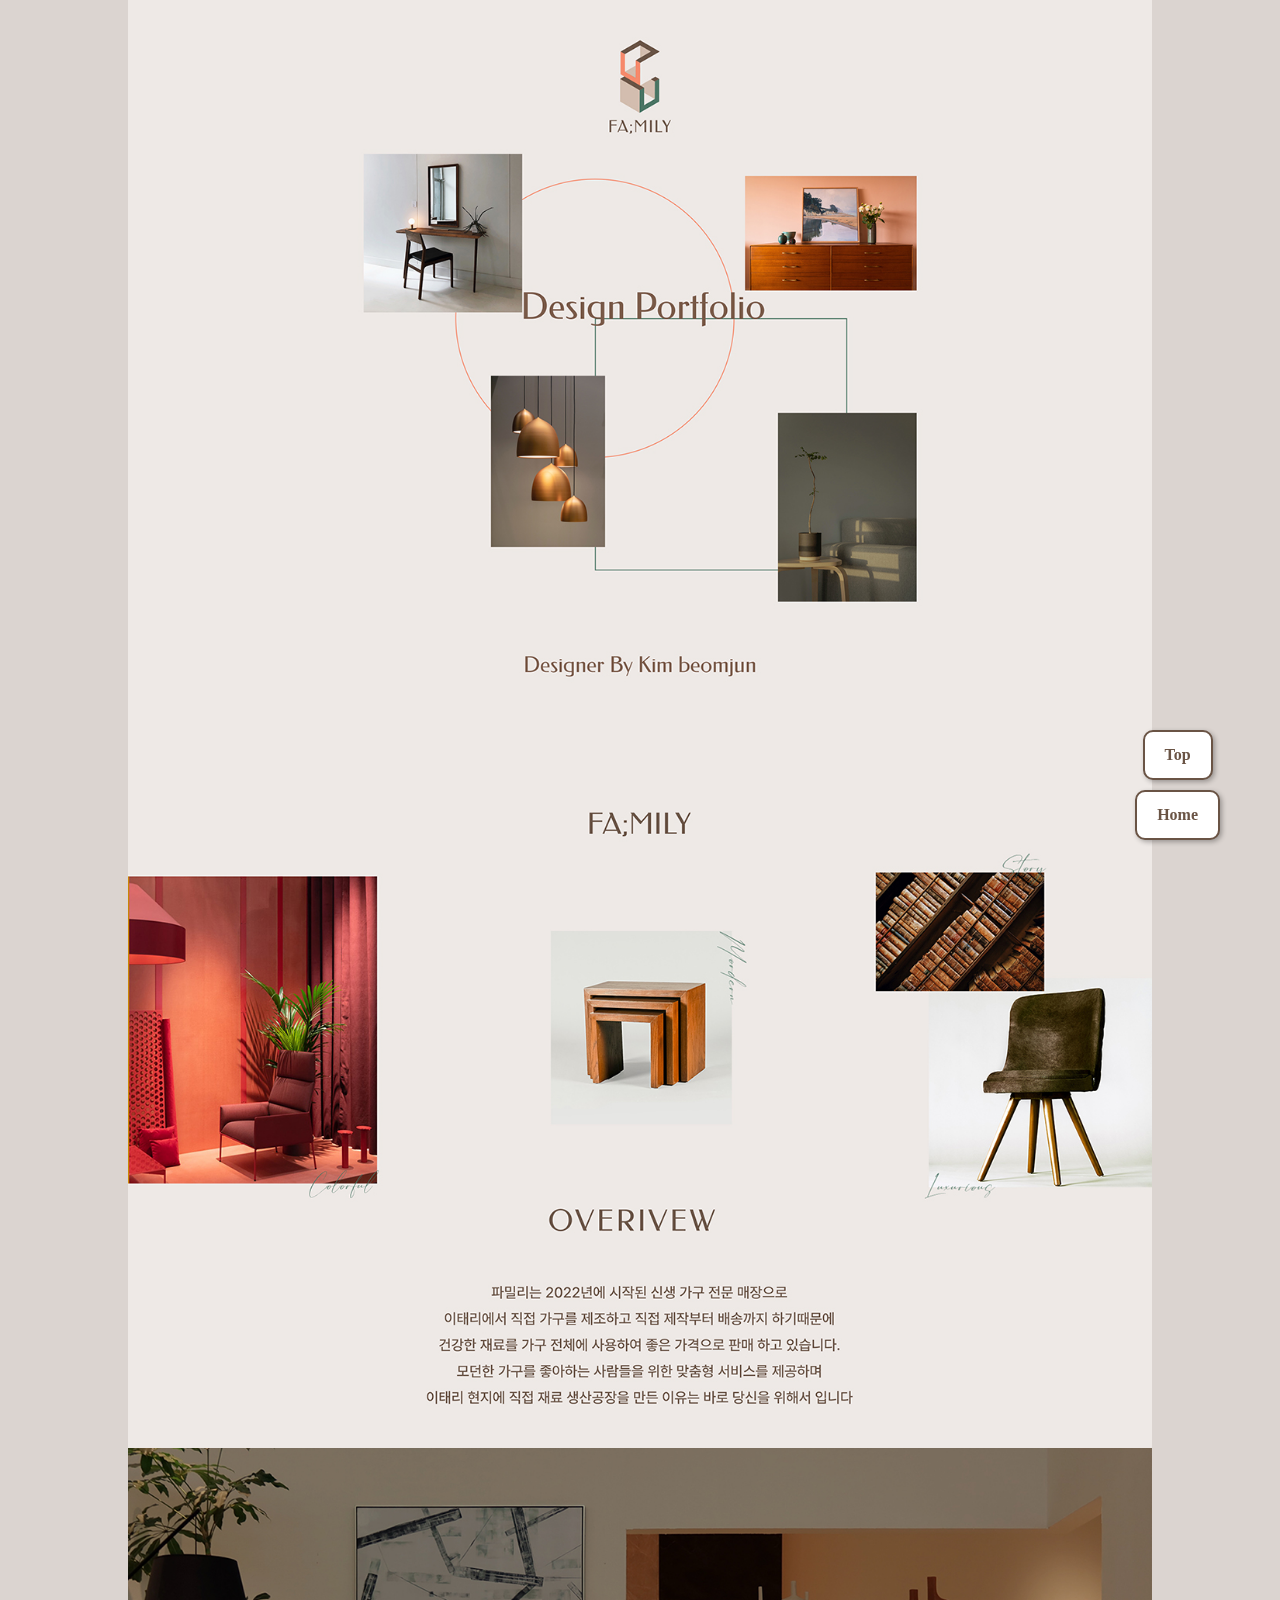
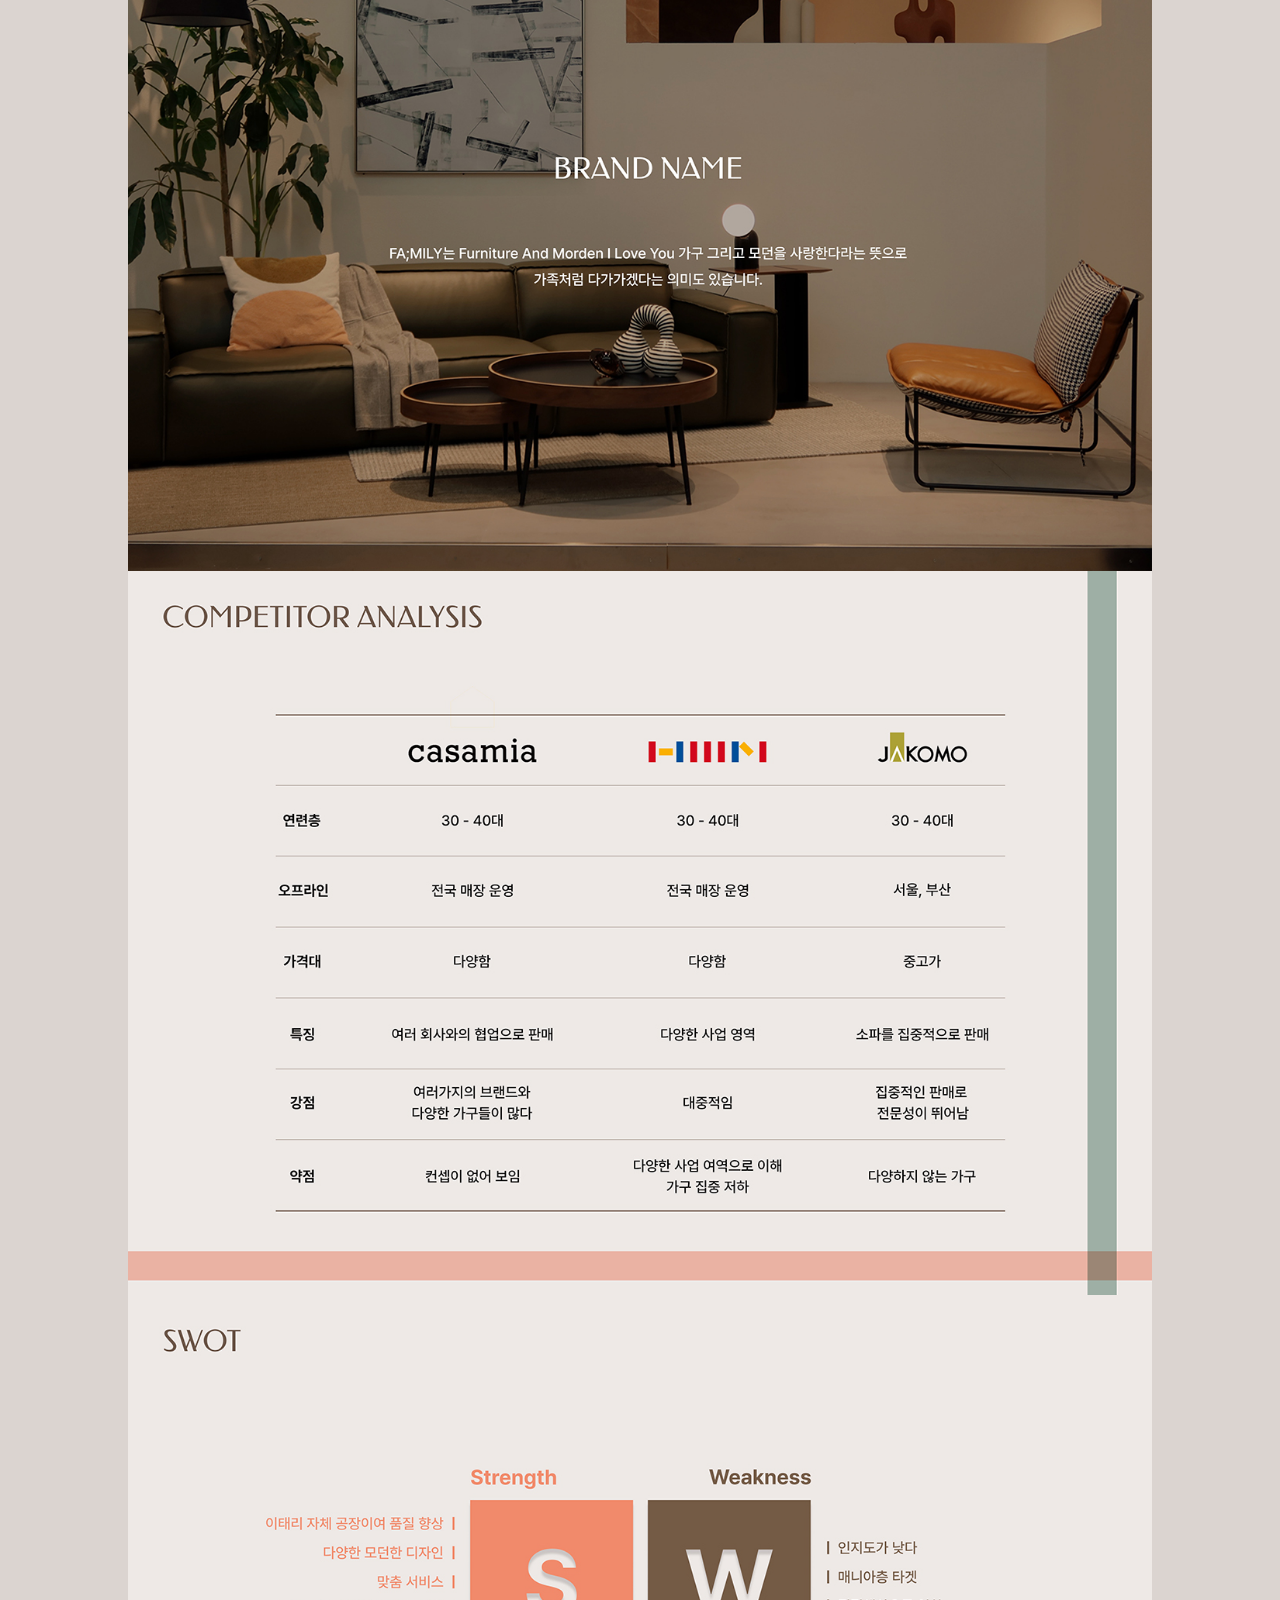
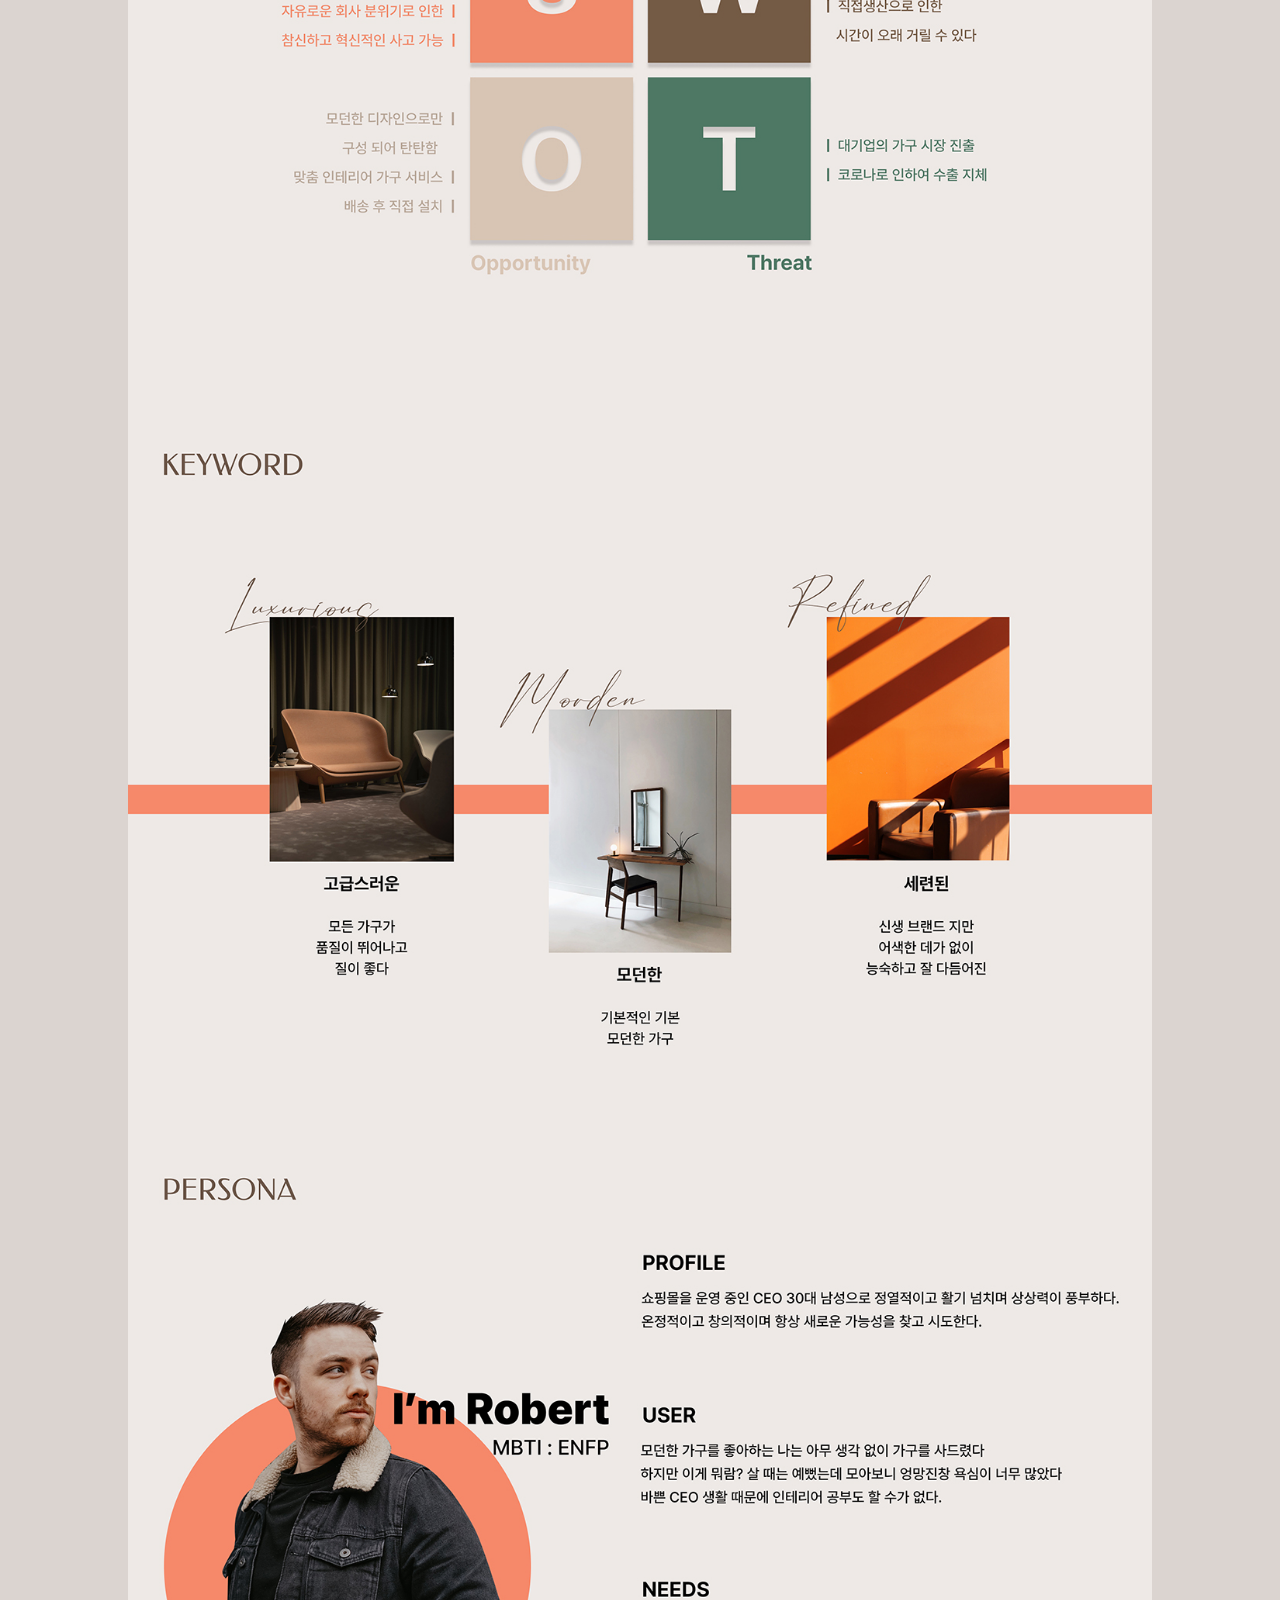
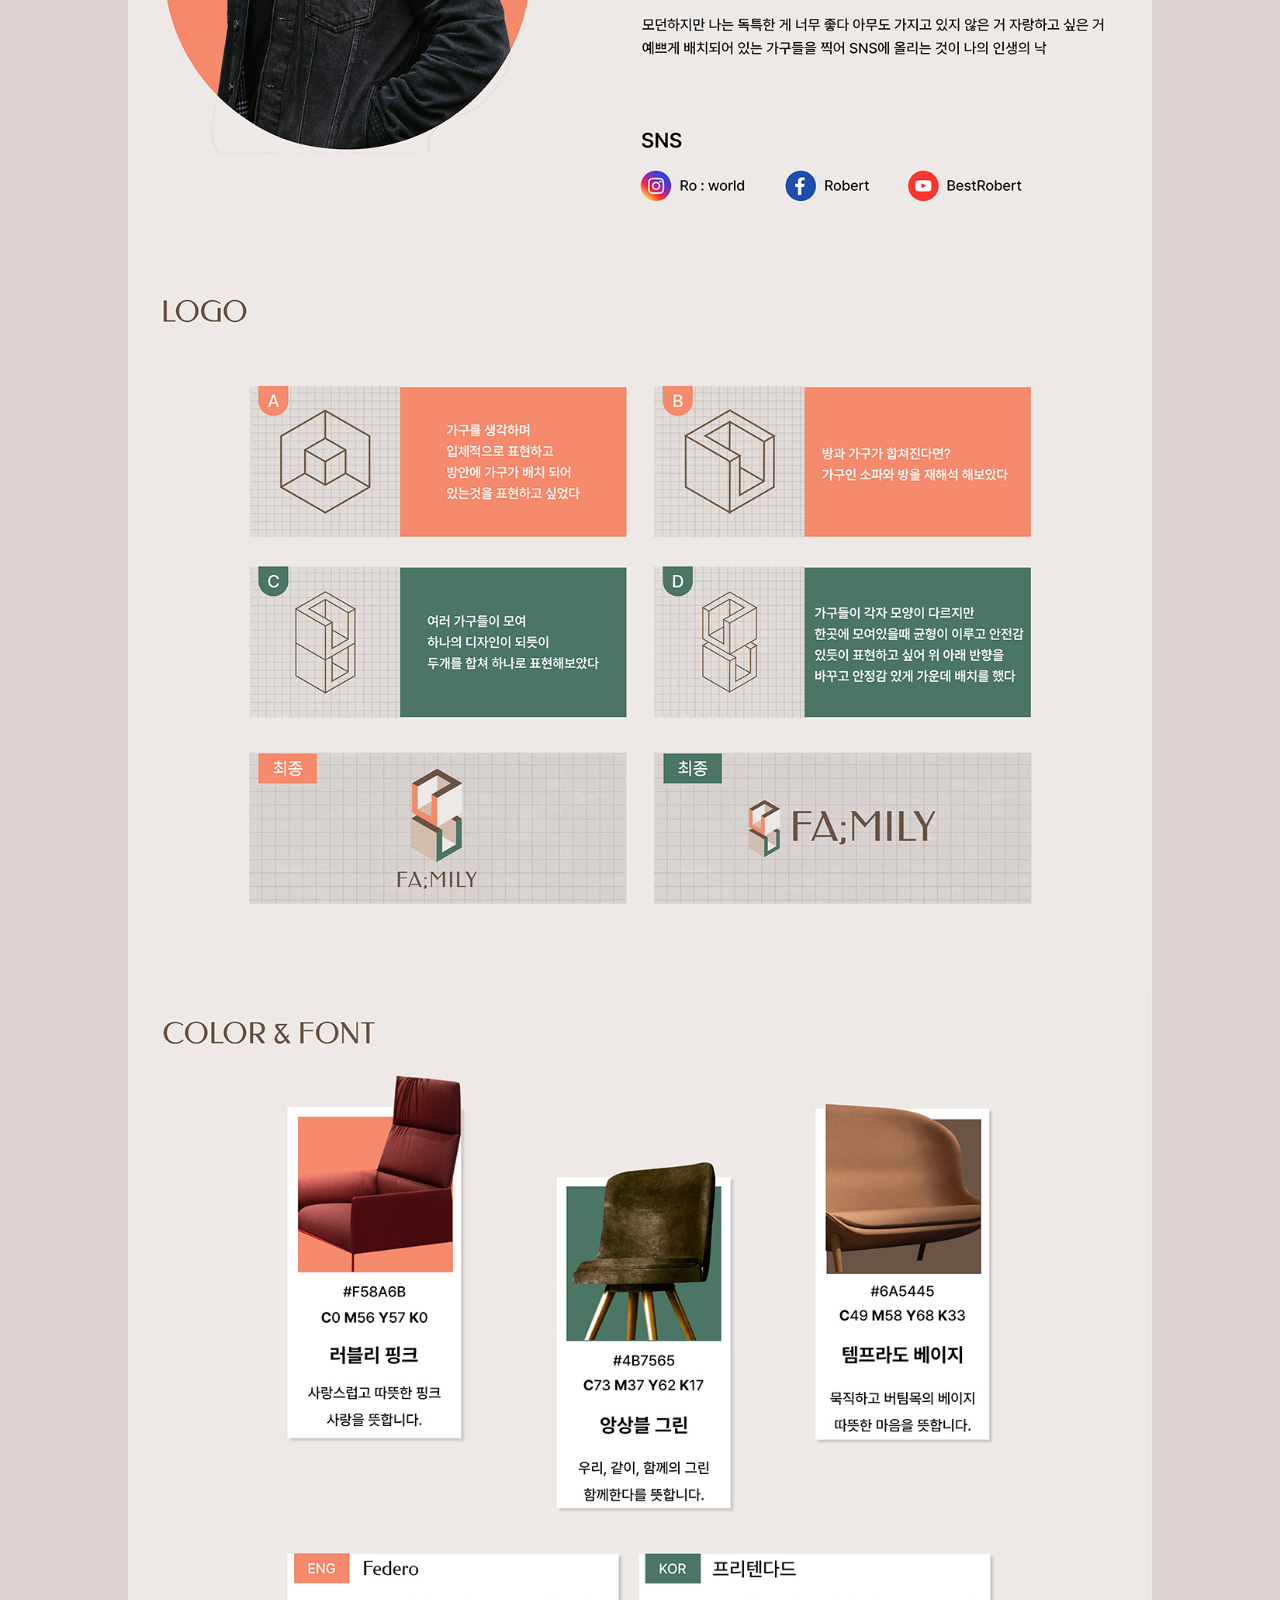
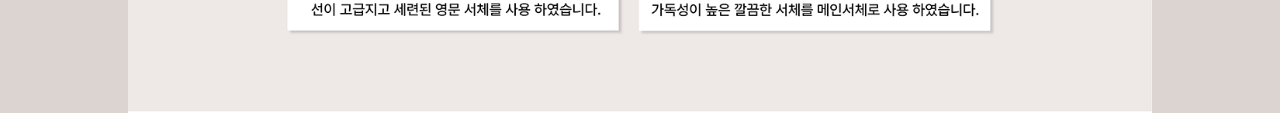
<file: guide/bibx.html>
<!DOCTYPE html>
<html lang="ko">
<head>
    <meta charset="UTF-8">
    <meta http-equiv="X-UA-Compatible" content="IE=edge">
    <meta name="viewport" content="width=device-width, initial-scale=1">
    <title>브랜드명</title>
    <link href="https://webfontworld.github.io/pretendard/Pretendard.css" rel="stylesheet">
    <link rel="stylesheet" href="./guide.css">
</head>
<body>
    <div class="brand1">
        <!-- bi 이미지 넣기(너비 1320px) -->
        <img src="./guide_img/1.jpg" alt="FA;MILY 표지">
        <img src="./guide_img/2.jpg" alt="OVERVIEW">
        <img src="./guide_img/3.jpg" alt="BRAND NAME">
        <img src="./guide_img/4.jpg" alt="경쟁사 분석">
        <img src="./guide_img/5.jpg" alt="SWOT">
        <img src="./guide_img/6.jpg" alt="KEYWORD">
        <img src="./guide_img/7.jpg" alt="PERSONA">
        <img src="./guide_img/8.jpg" alt="LOGO">
        <img src="./guide_img/9.jpg" alt="COLOR & FONT">

        <!-- 버튼 -->
        <ul class="btn_1">
			<li><a href="#">Top</a></li>
			<li><a href="../../index.html#portfolio">Home</a></li>
		</ul>
    </div>
</body>
</html>
</file>
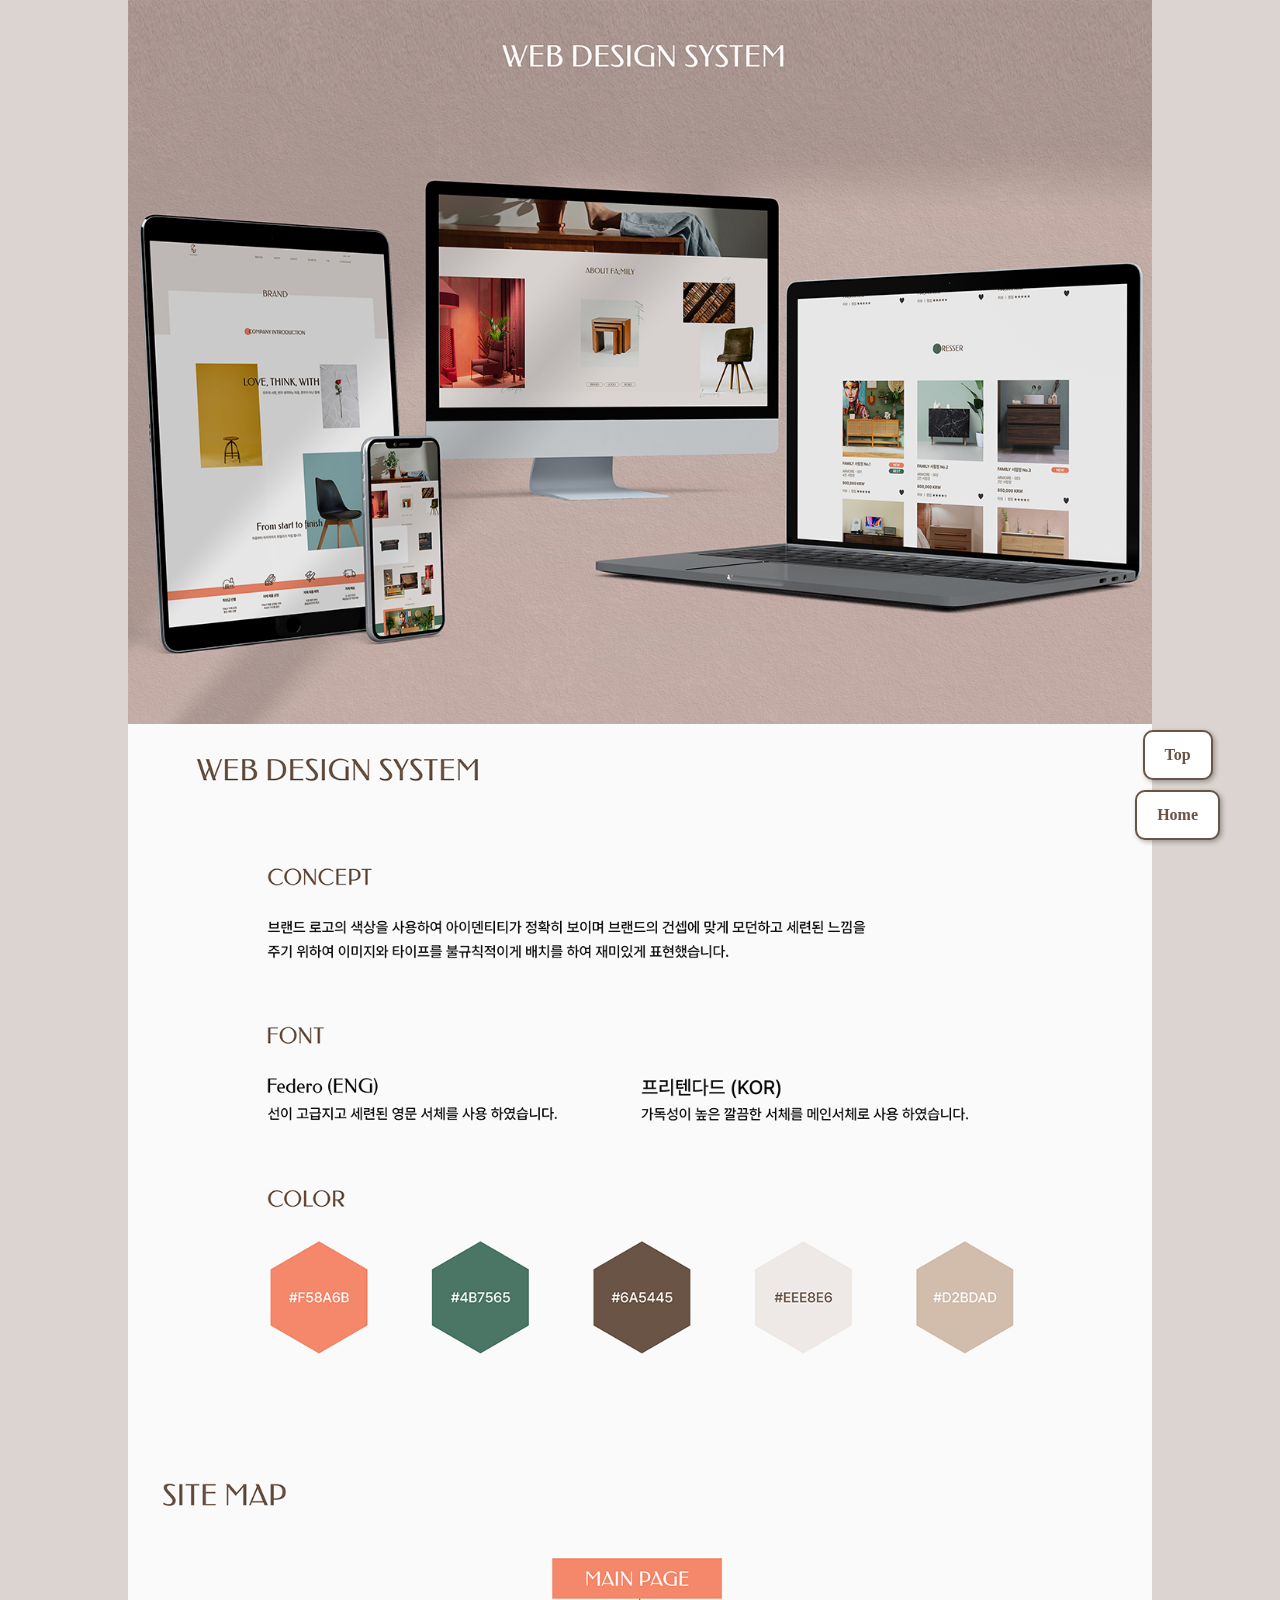
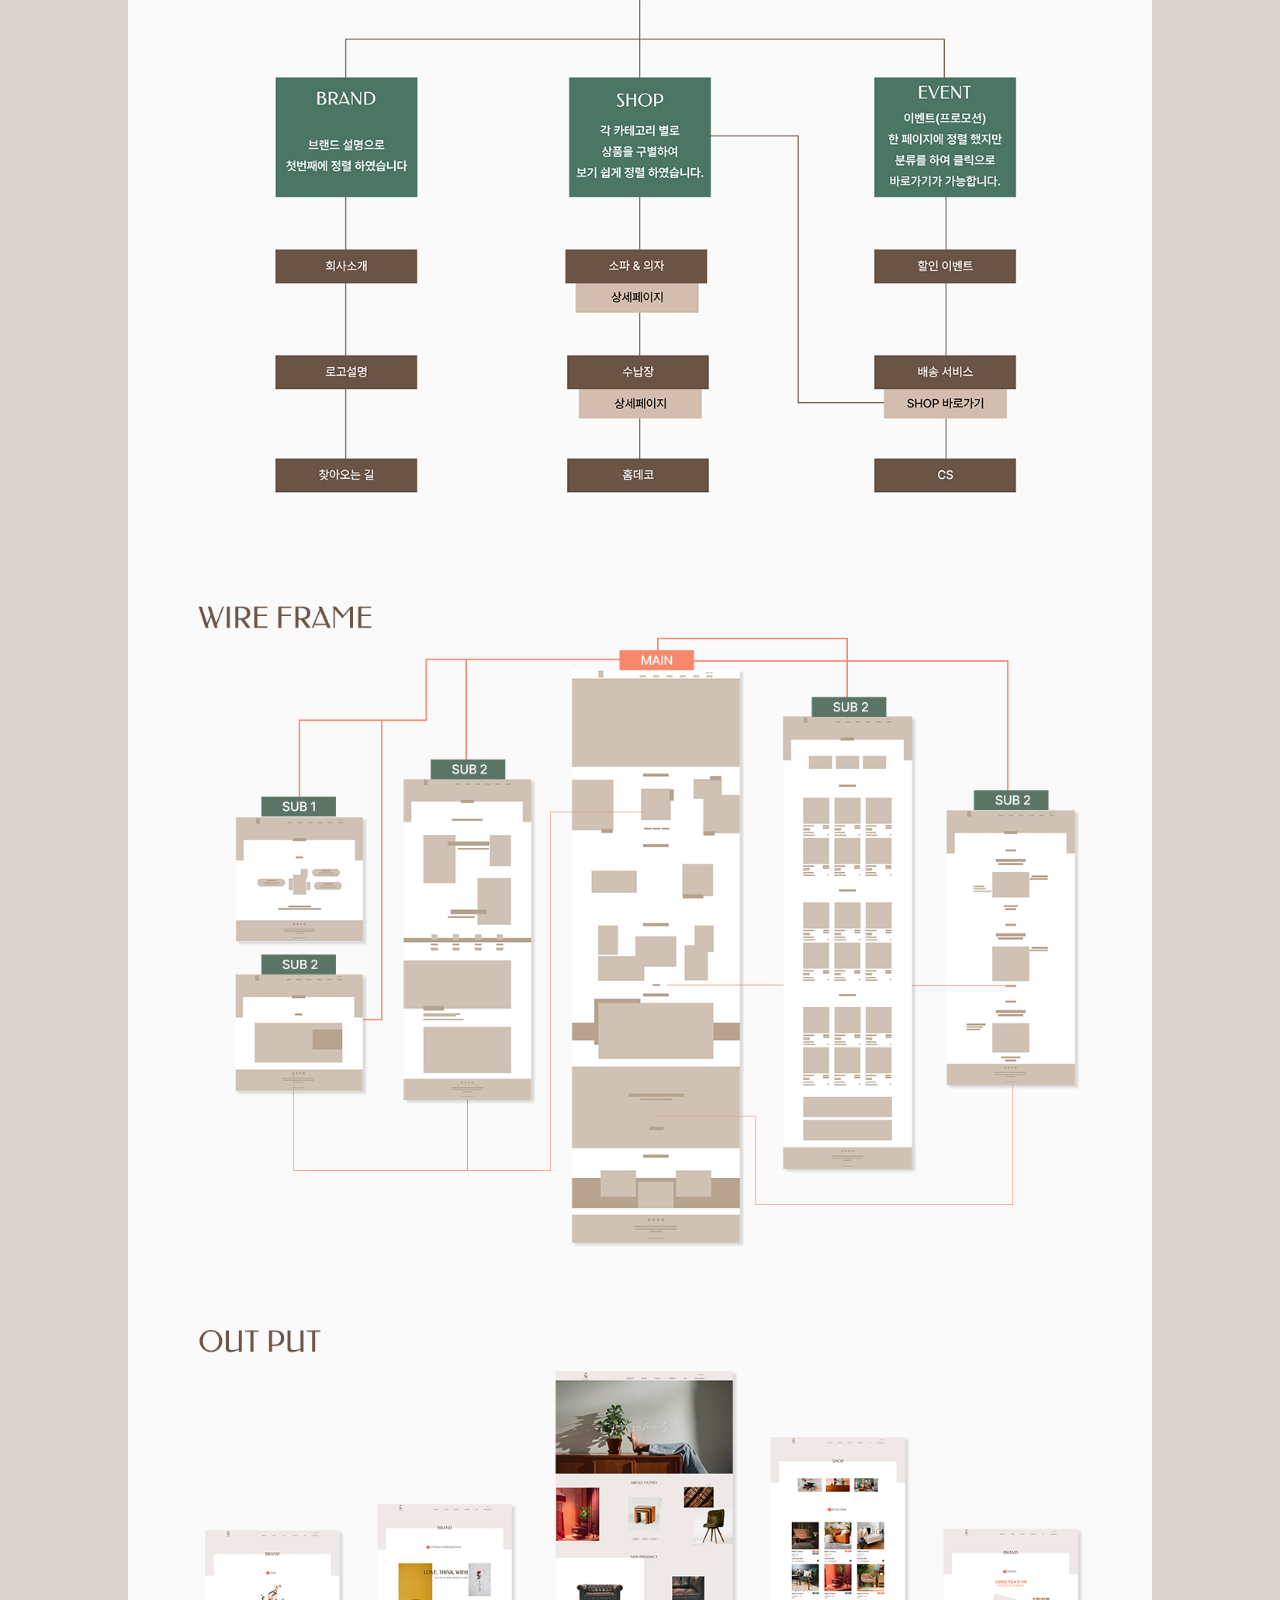
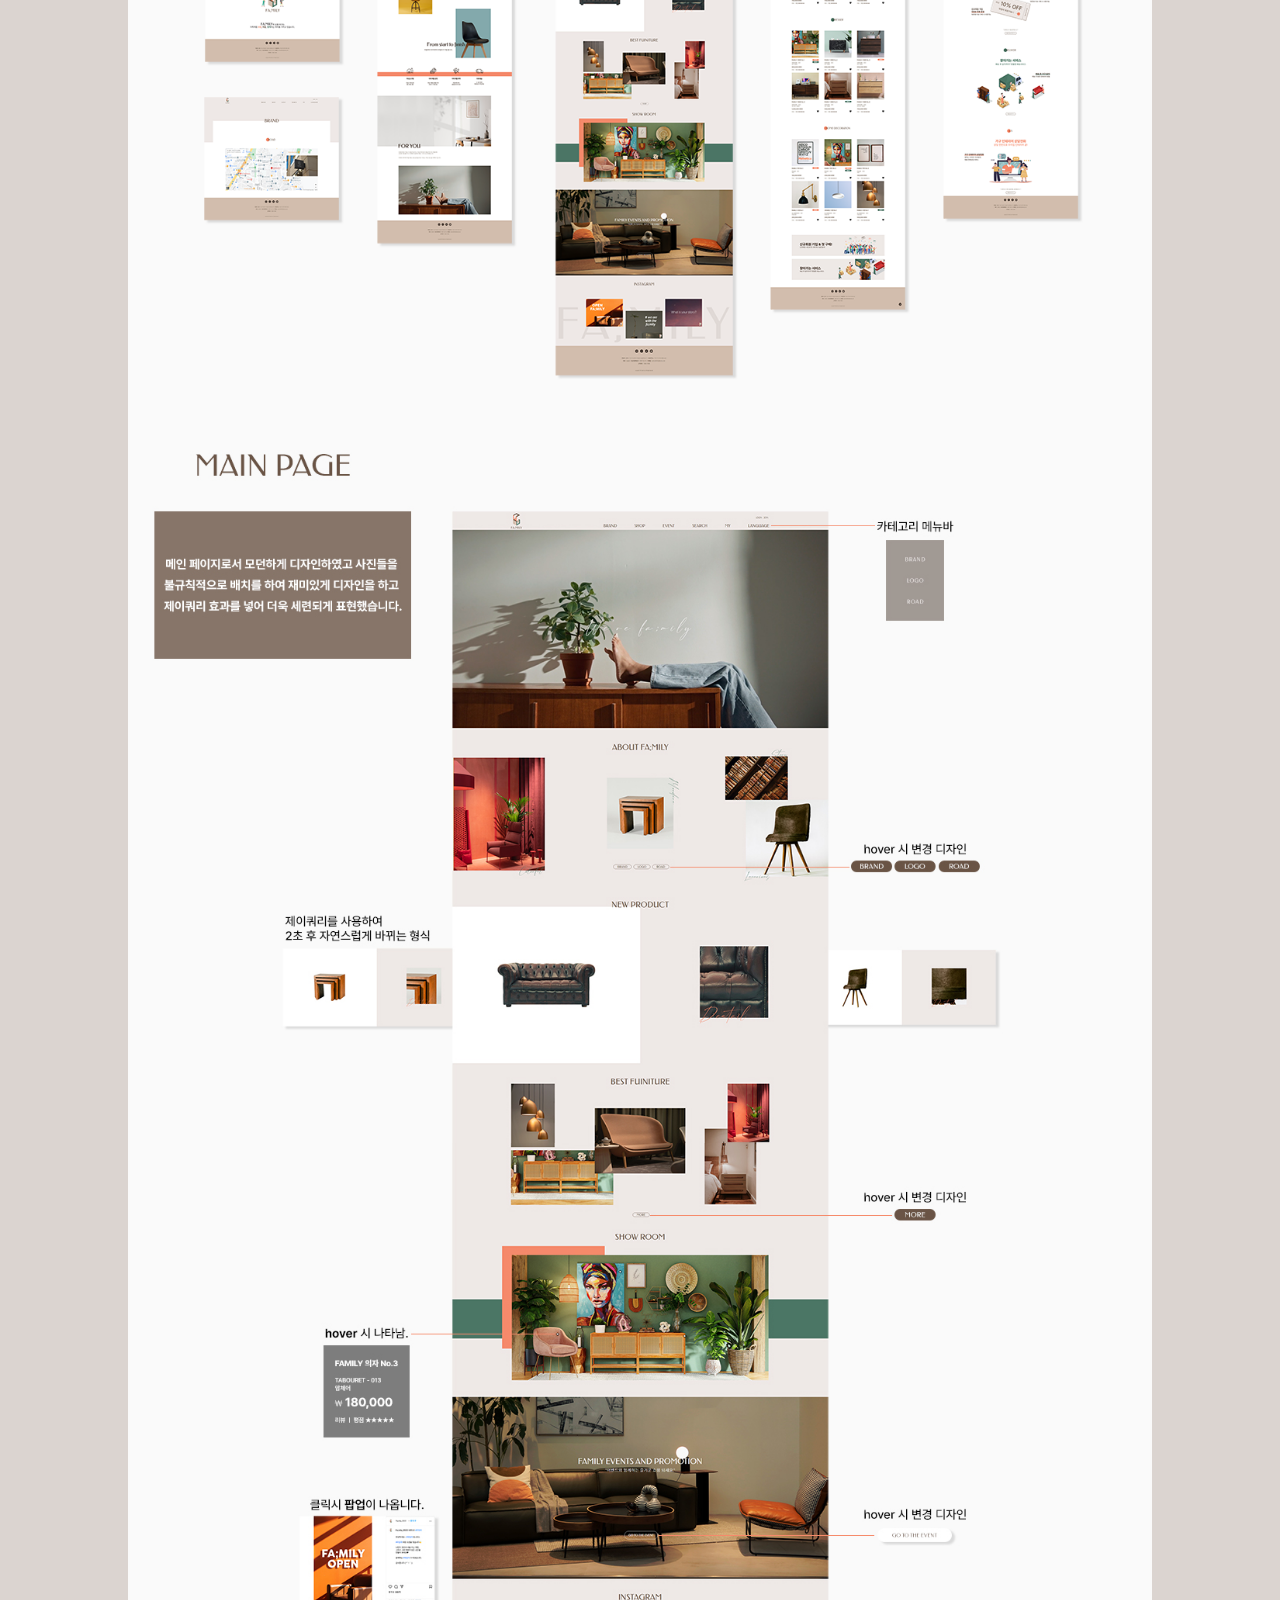
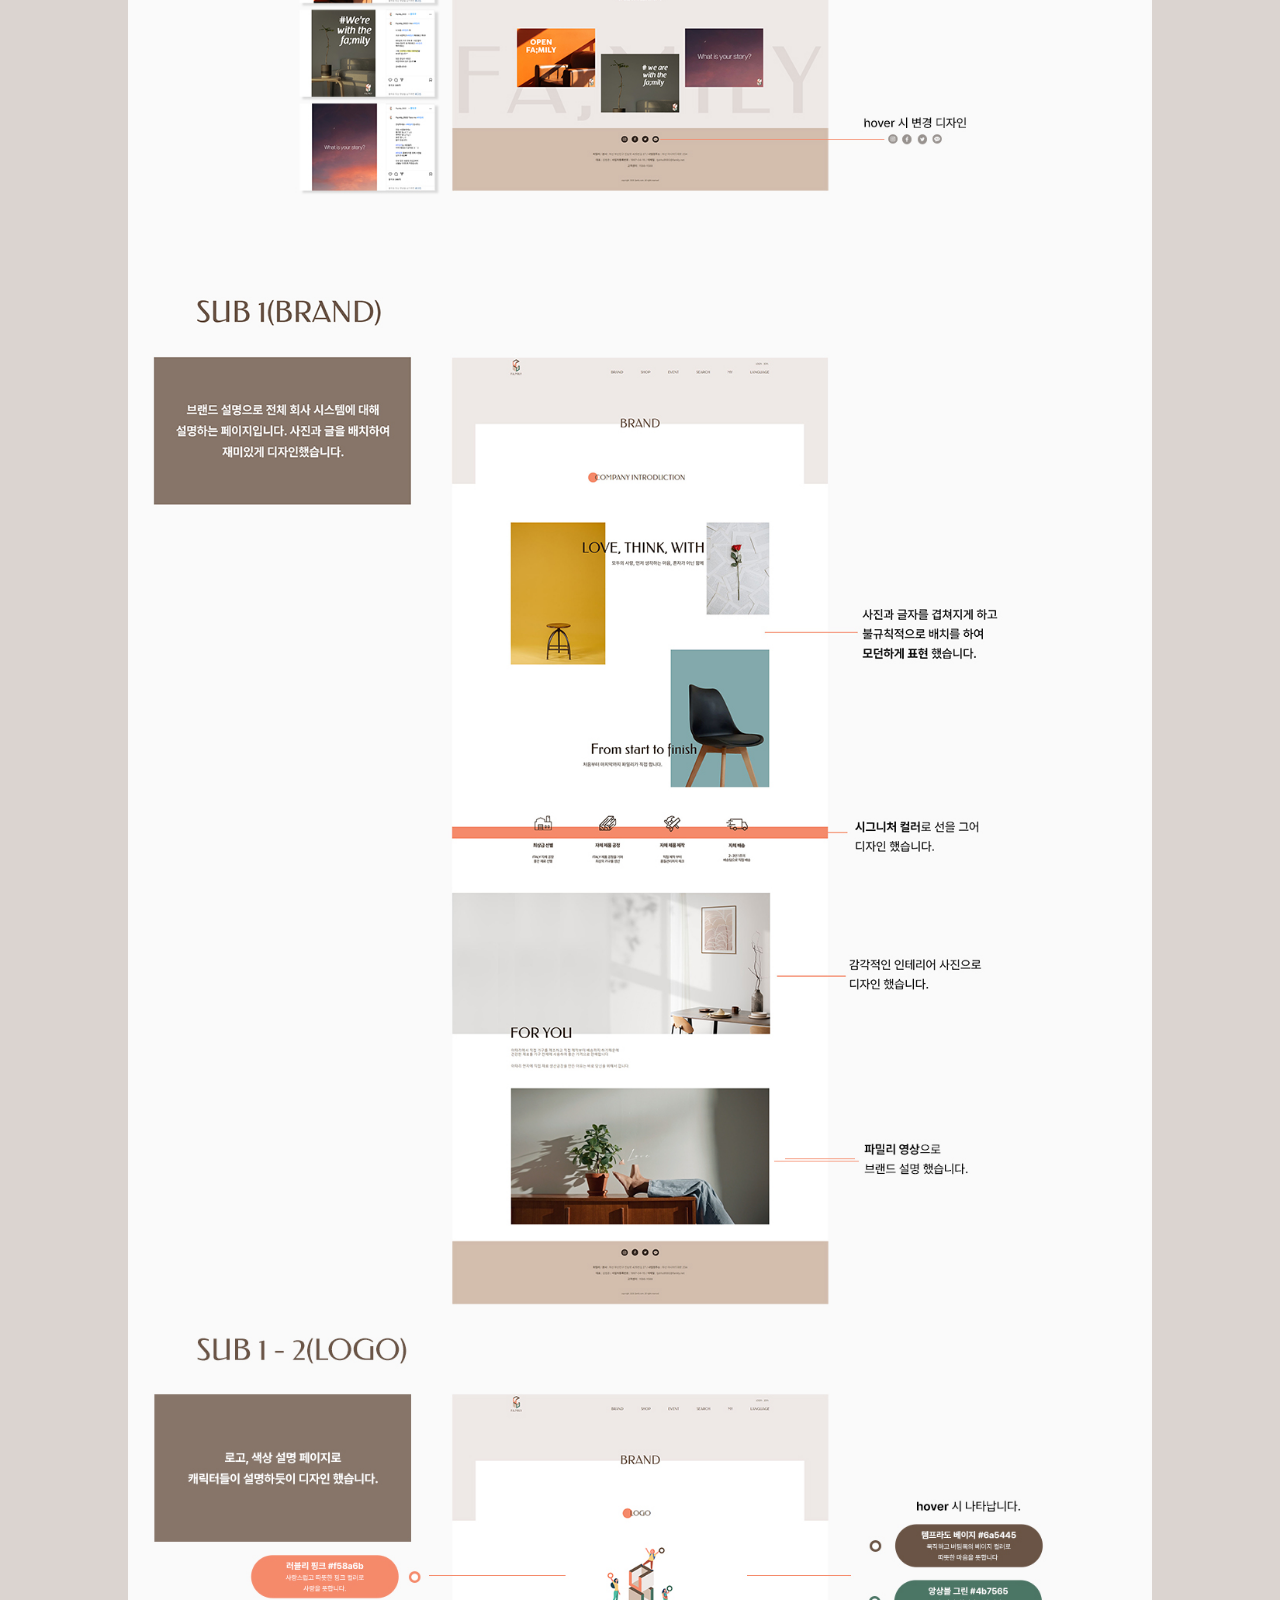
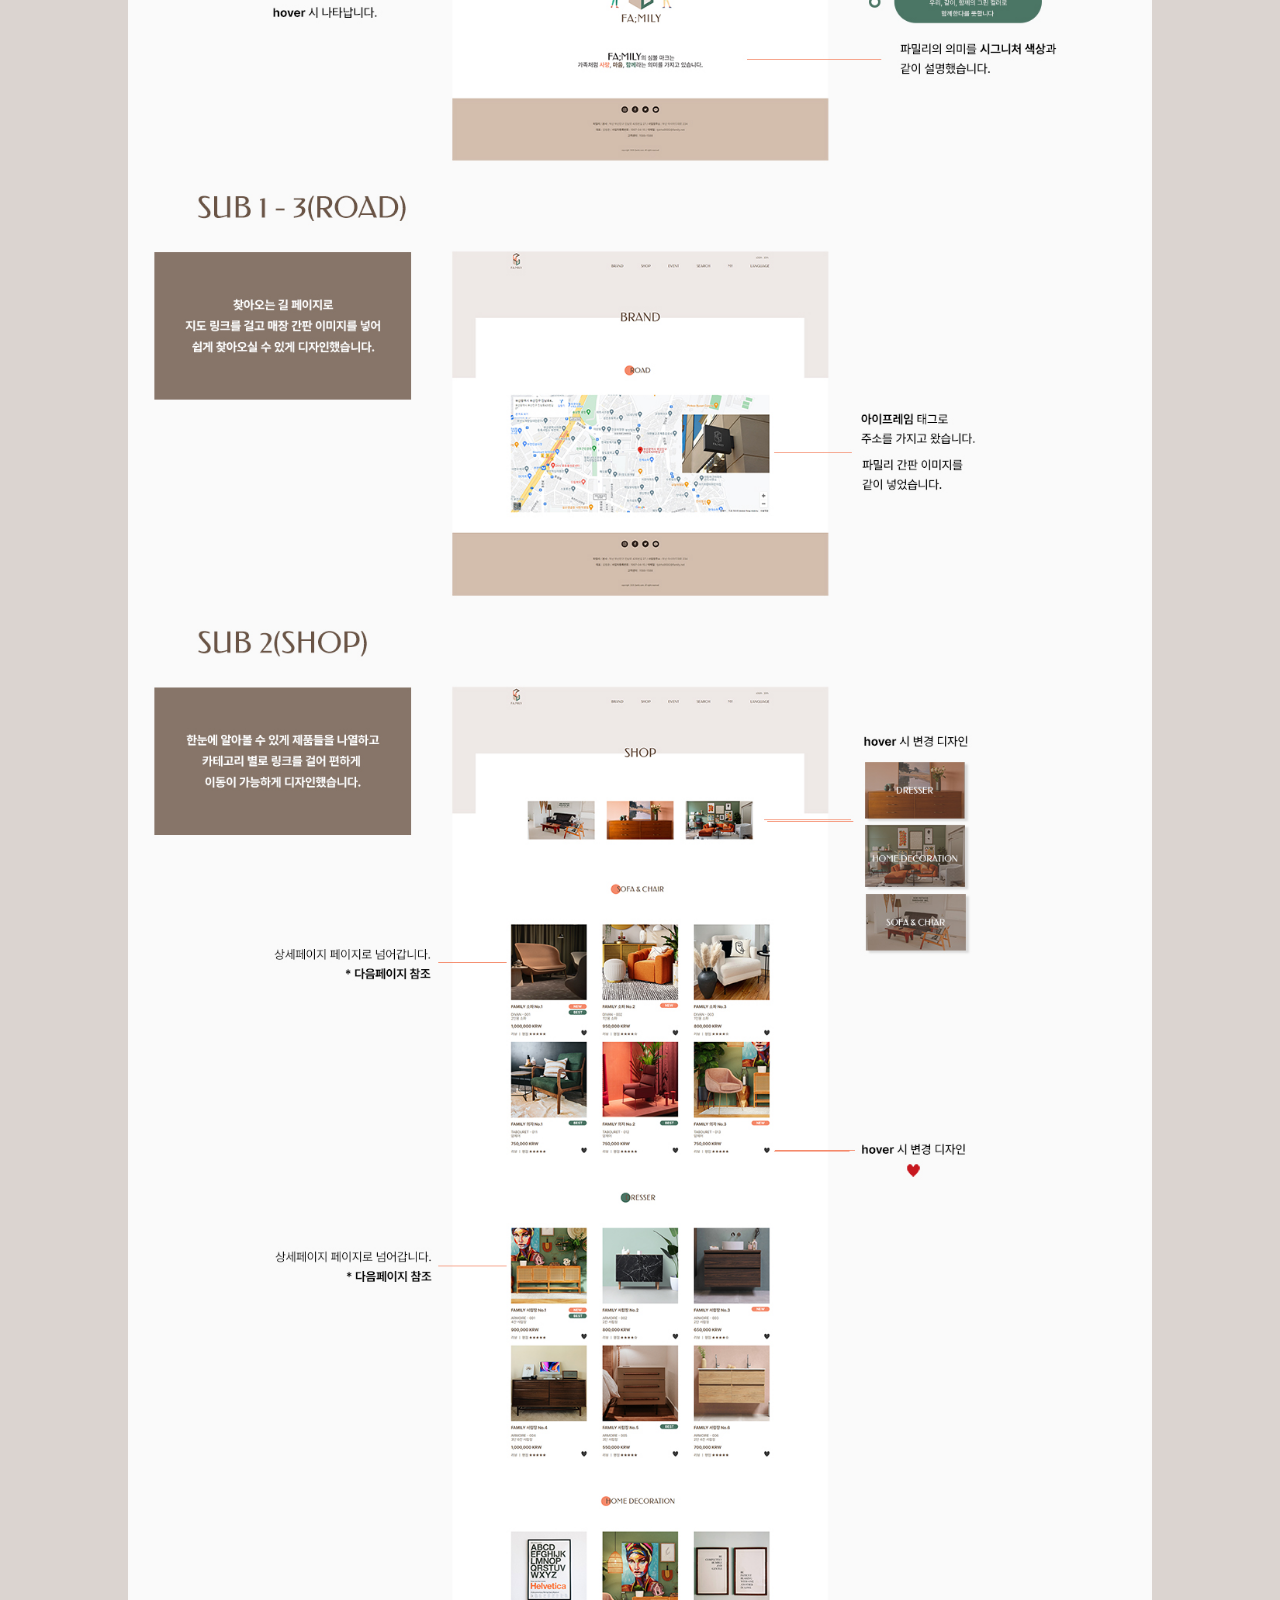
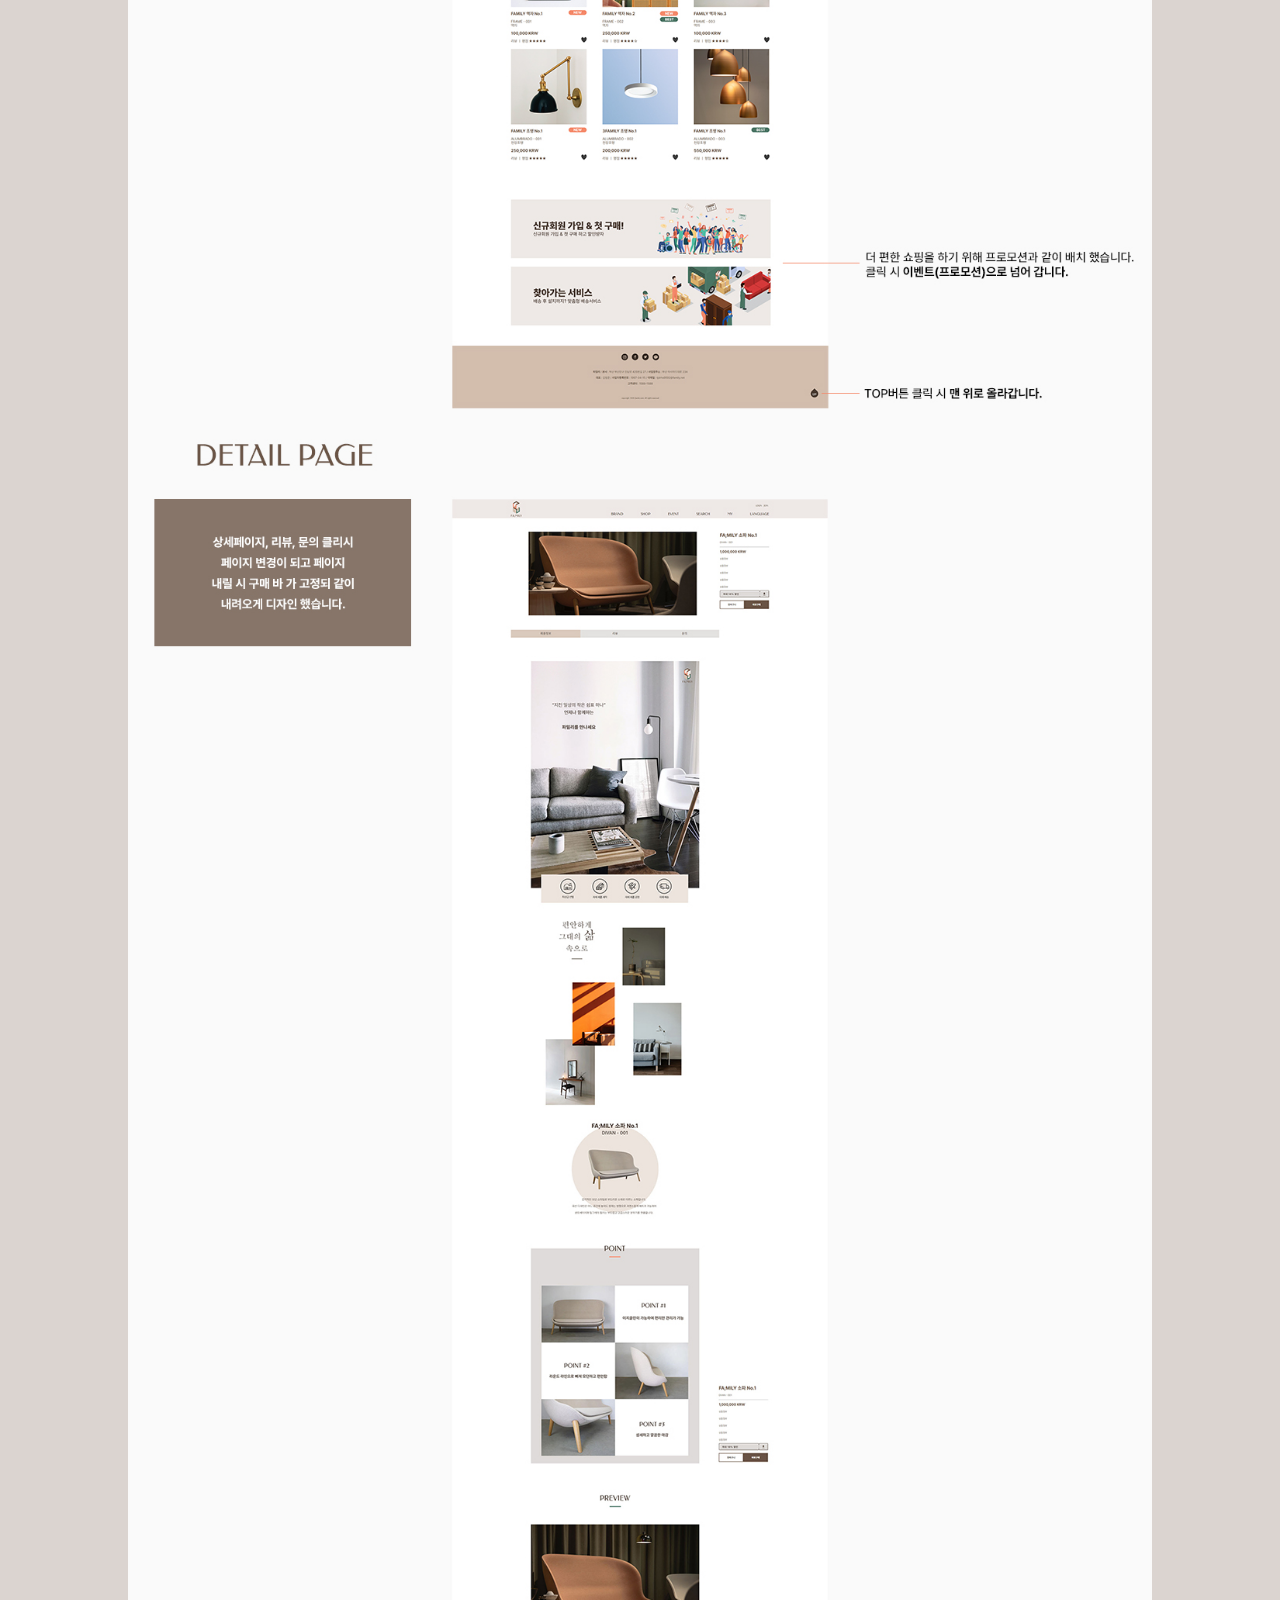
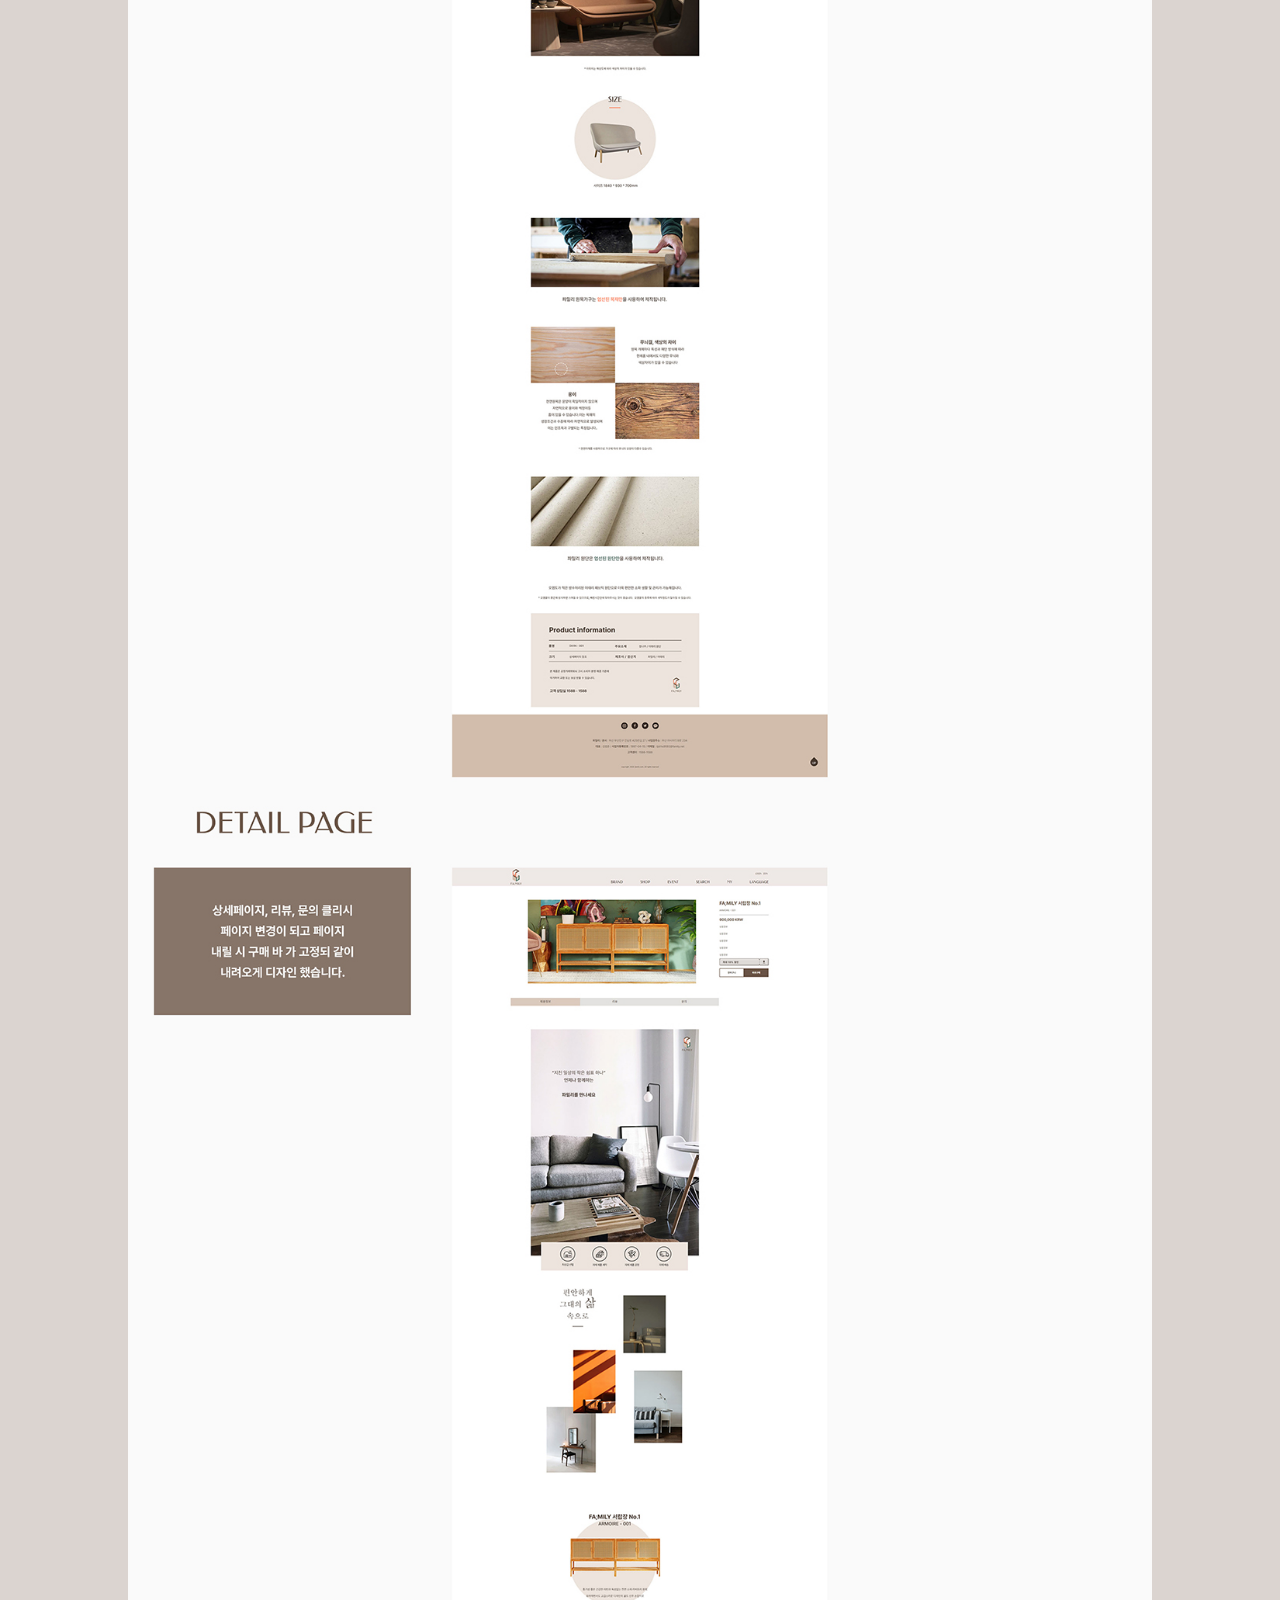
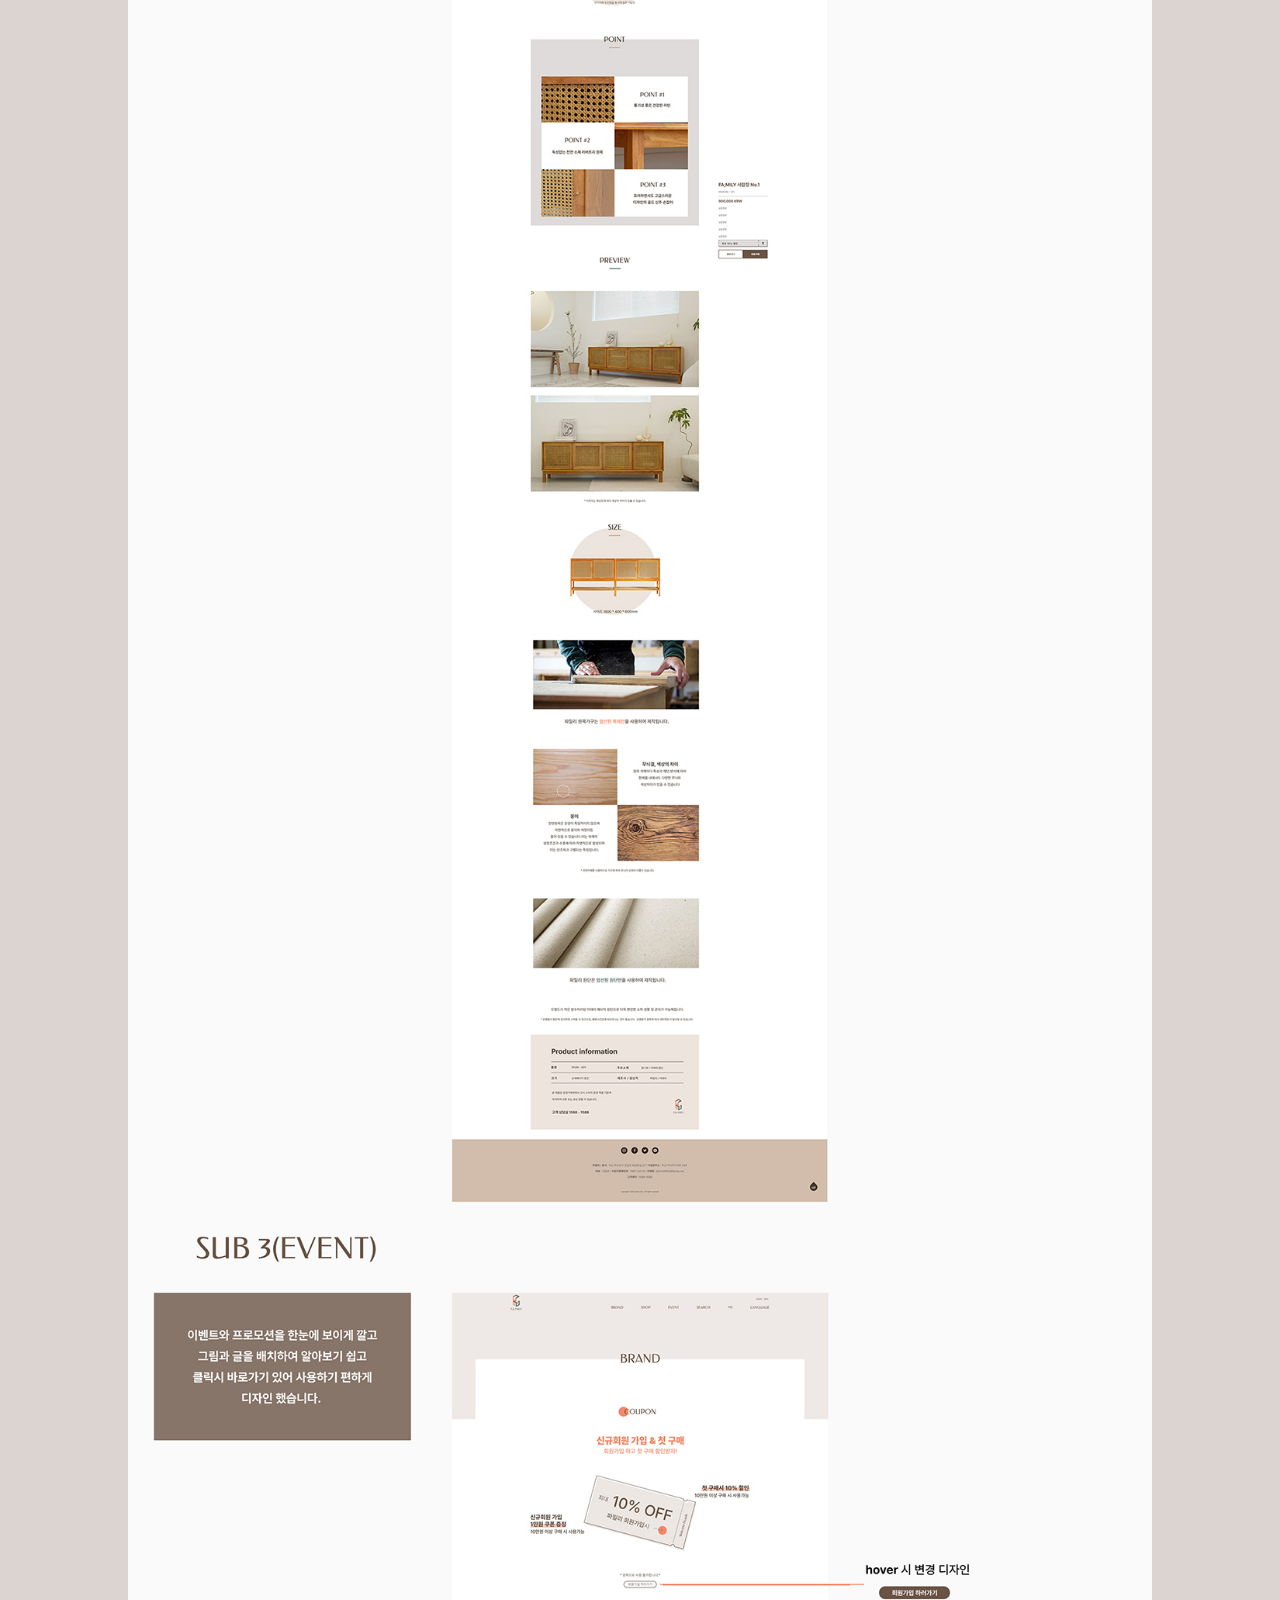
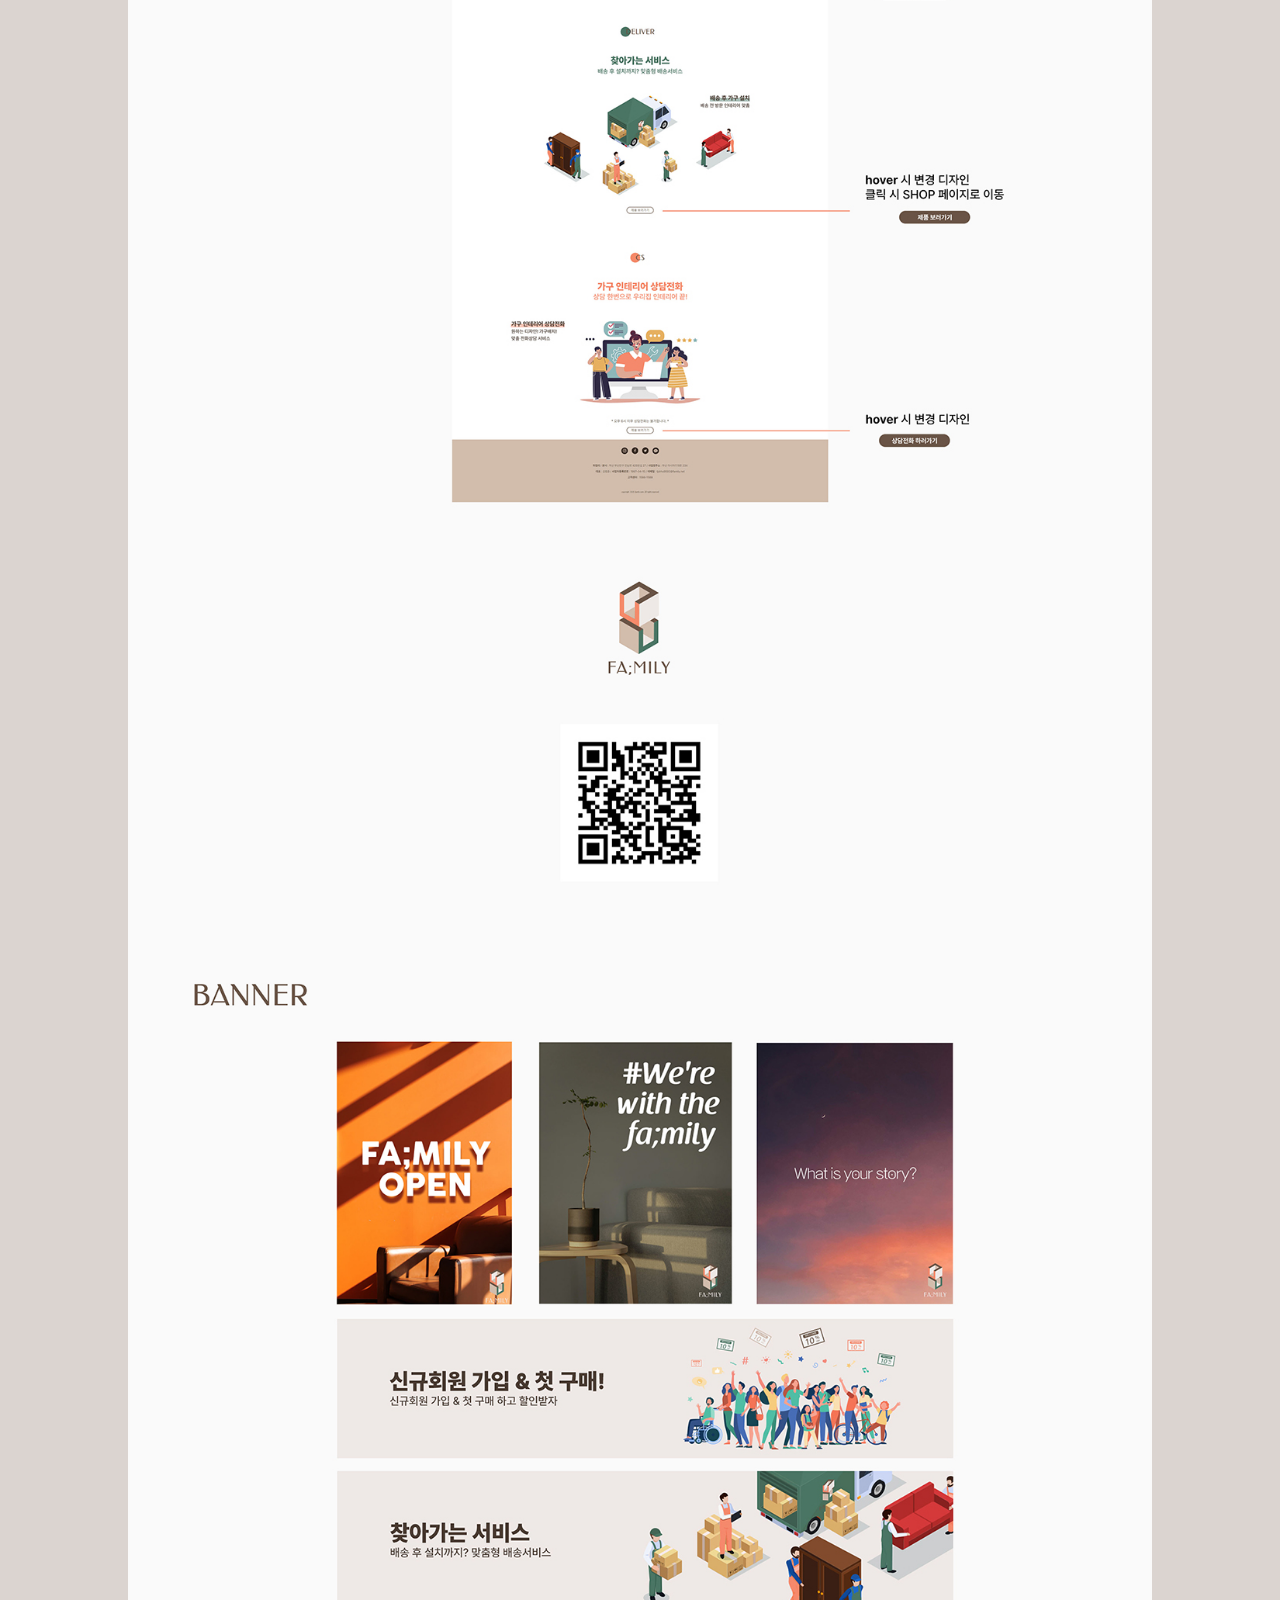
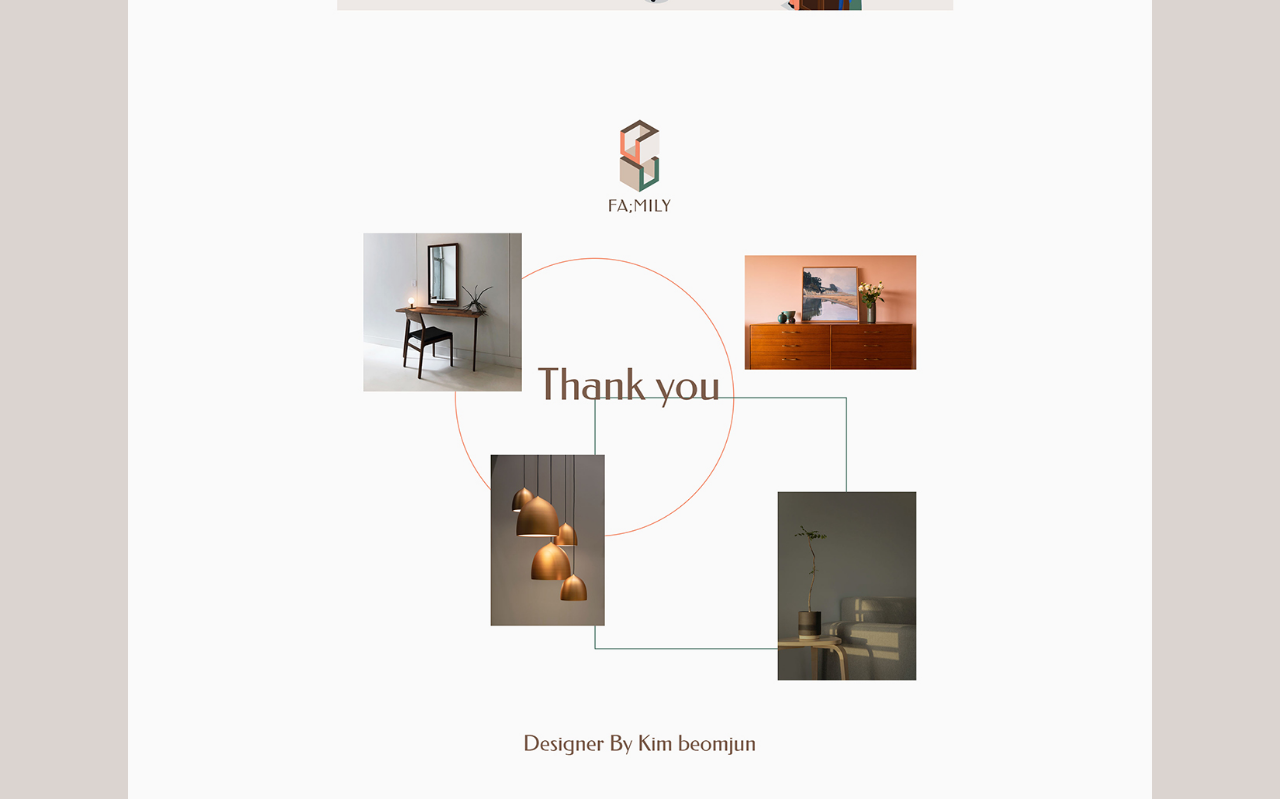
<file: guide/web.html>
<!DOCTYPE html>
<html lang="ko">
<head>
    <meta charset="UTF-8">
    <meta http-equiv="X-UA-Compatible" content="IE=edge">
    <meta name="viewport" content="width=device-width, initial-scale=1">
    <title>브랜드명</title>
    <link href="https://webfontworld.github.io/pretendard/Pretendard.css" rel="stylesheet">
    <link rel="stylesheet" href="./guide.css">
</head>
<body>
    <div class="brand1">
        <img src="./guide_img/22.jpg" alt="웹가이드 앞표지">
        <img src="./guide_img/23.jpg" alt="웹디자인 컨셉, 폰트, 컬러">
        <img src="./guide_img/24.jpg" alt="웹 사이트맵">
        <img src="./guide_img/25.jpg" alt="와이어프레임">
        <img src="./guide_img/26.jpg" alt="시안">
        <img src="./guide_img/27.jpg" alt="웹페이지설명">
        <img src="./guide_img/28.jpg" alt="웹페이지설명">
        <img src="./guide_img/29.jpg" alt="웹페이지설명">
        <img src="./guide_img/30.jpg" alt="웹페이지설명">
        <img src="./guide_img/31.jpg" alt="웹페이지설명">
        <img src="./guide_img/32.jpg" alt="웹페이지설명">
        <img src="./guide_img/33.jpg" alt="웹페이지설명">
        <img src="./guide_img/34.jpg" alt="웹페이지설명">
        <img src="./guide_img/35.jpg" alt="웹페이지설명">
        <img src="./guide_img/36.jpg" alt="웹페이지설명">
        <img src="./guide_img/37.jpg" alt="웹페이지설명">
        <img src="./guide_img/38.jpg" alt="웹페이지설명">
        <img src="./guide_img/39.jpg" alt="웹페이지설명">
        <img src="./guide_img/40.jpg" alt="웹페이지설명">
        <img src="./guide_img/41.jpg" alt="배너">
        <img src="./guide_img/42.jpg" alt="웹가이드 뒷표지">

        <!-- 버튼 -->
        <ul class="btn_1">
			<li><a href="#">Top</a></li>
			<li><a href="../../index.html#portfolio">Home</a></li>
		</ul>
    </div>
</body>
</html>
</file>
<file: guide/guide.css>
*{margin:0; padding:0;}
a{text-decoration:none;}
body{
    font-family: 'Pretendard';
    font-size: 16px;
    line-height: 26px;
}

/* 배경색상 */
.brand1{
    background-color: #dbd4d0;
}

/* 이미지 크기 */
img{
    width: 80%;
	max-width:1320px;
    display: block;
    margin: auto;
}

/* 버튼 */
.btn_1 {
	list-style: none;
	position: fixed;
	bottom: 50px;
	right: 50px;
	text-align: center;
	z-index: 99;
}

.btn_1 li {
	margin: 10px;
}

.btn_1 li a {
	display: inline-block;
	padding: 10px 20px;
	border-radius: 10px;
	box-shadow: 2px 2px 5px rgba(0, 0, 0, 0.3);
	background: #fff;
	color: #6a5445;
	border: 2px solid #6a5445;
	font-weight: bold;
}

.btn_1 li a:hover{
	background-color: #6a5445;
	color: #fff;
}
</file>
